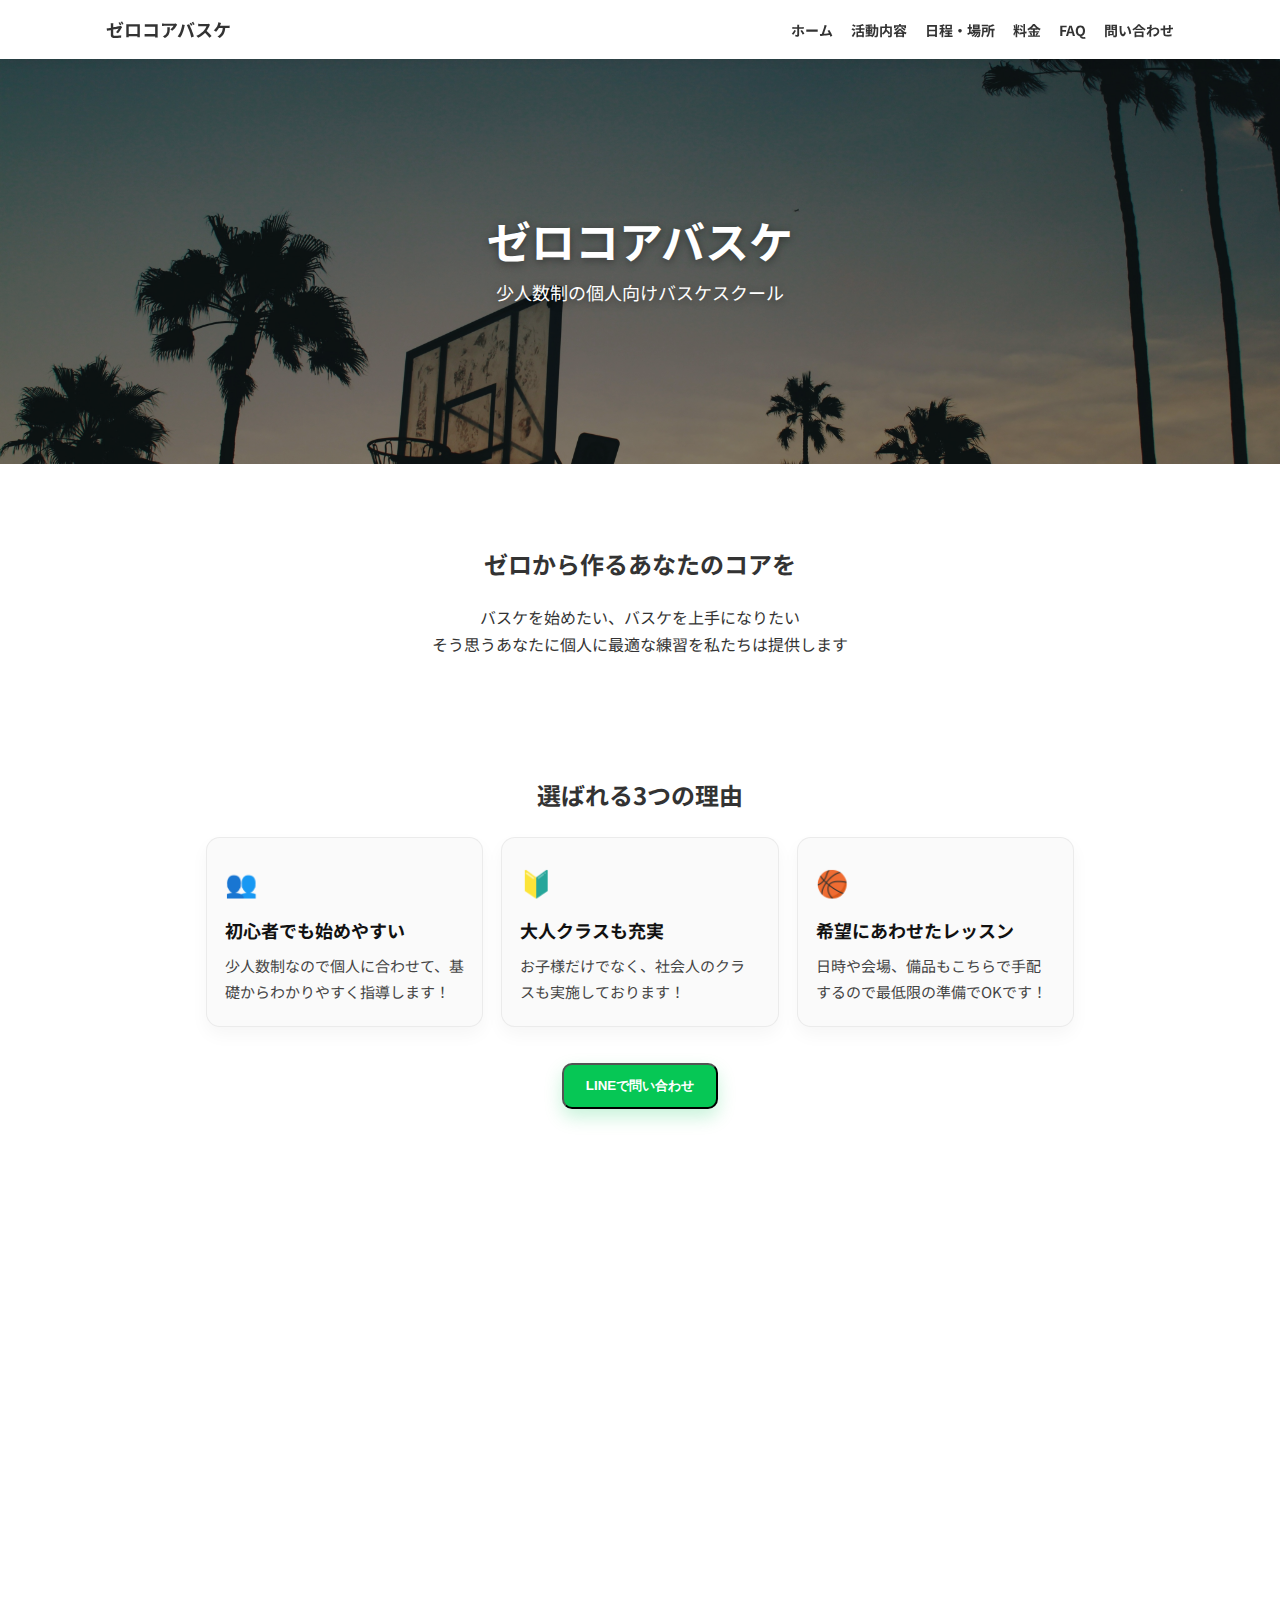
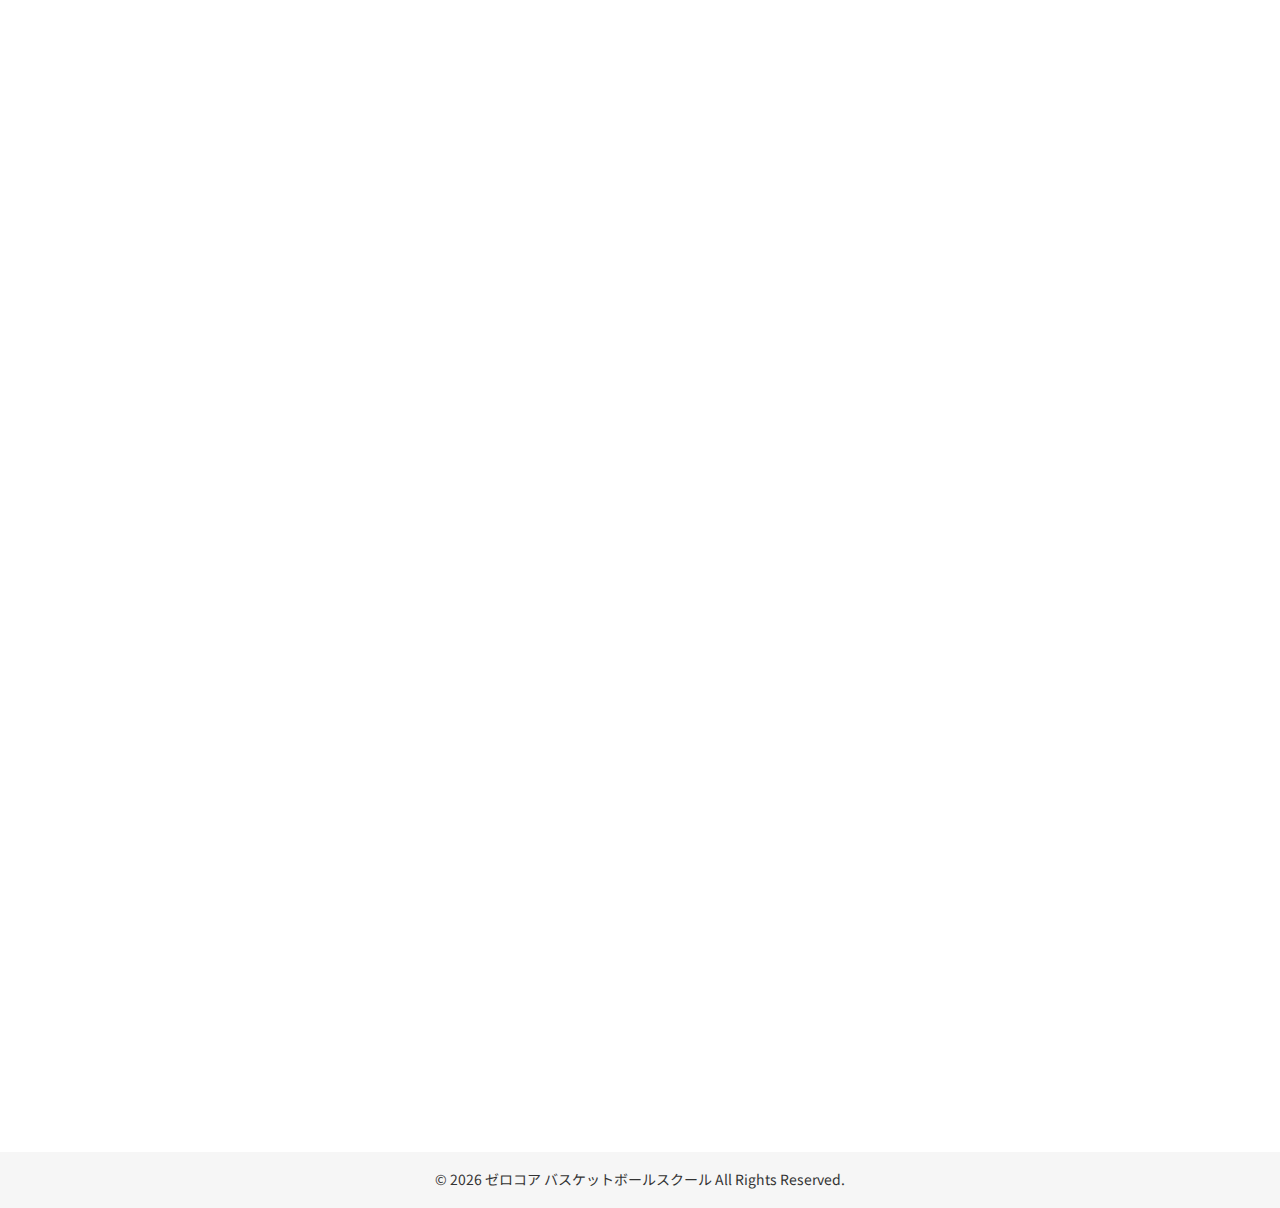
<file: index.html>
<!DOCTYPE html>
<html lang="ja">
<head>
  <meta charset="UTF-8" />
  <meta name="viewport" content="width=device-width, initial-scale=1.0"/>
  <meta name="google-site-verification" content="ngmIXvDWFOY3KLVZhHjxmLaym4uym4VjA-7YLmzLi60" />
  <title>つくばの小中学生向け個別バスケ指導</title>

  <link href="https://fonts.googleapis.com/css2?family=Noto+Sans+JP:wght@400;700&display=swap" rel="stylesheet">
  <link rel="stylesheet" href="./assets/css/style.css">
</head>

<body>
  <!-- =========================
       HEADER：サイトヘッダー
  ========================= -->
  <header class="site-header">
    <div class="header-inner">
      <div class="logo">
        <a href="index.html" class="logo-link">ゼロコアバスケ</a>
      </div>
      <nav class="nav">
        <ul>
          <li><a href="index.html">ホーム</a></li>
          <li><a href="about.html">活動内容</a></li>
          <li><a href="schedule.html">日程・場所</a></li>
          <li><a href="price.html">料金</a></li>
          <li><a href="faq.html">FAQ</a></li>
          <li><a href="contact.html">問い合わせ</a></li>
        </ul>
      </nav>
    </div>
  </header>

  <!-- =========================
       HERO：ファーストビュー
  ========================= -->
  <section class="hero">
    <div class="hero-inner">
      <p class="hero-badge"></p>
      <h1>ゼロコアバスケ</h1>
      <p class="hero-lead">少人数制の個人向けバスケスクール</p>
  </section>

  <main>
    <!-- =========================
         CONCEPT：コンセプト
    ========================= -->
    <section class="catch fade-in">
      <h2>ゼロから作るあなたのコアを</h2>
      <p>
        バスケを始めたい、バスケを上手になりたい<br>
        そう思うあなたに個人に最適な練習を私たちは提供します<br>
      </p>
    </section>

    <!-- =========================
         FEATURES：選ばれる理由
    ========================= -->
    <section class="features fade-in">
      <h2>選ばれる3つの理由</h2>

      <div class="feature-items">
        <!-- FEATURE 1 -->
        <div class="feature">
          <div class="feature-icon" aria-hidden="true">👥</div>
          <h3>初心者でも始めやすい</h3>
          <p>少人数制なので個人に合わせて、基礎からわかりやすく指導します！</p>
        </div>

        <!-- FEATURE 2 -->
        <div class="feature">
          <div class="feature-icon" aria-hidden="true">🔰</div>
          <h3>大人クラスも充実</h3>
          <p>お子様だけでなく、社会人のクラスも実施しております！</p>
        </div>

        <!-- FEATURE 3 -->
        <div class="feature">
          <div class="feature-icon" aria-hidden="true">🏀</div>
          <h3>希望にあわせたレッスン</h3>
          <p>日時や会場、備品もこちらで手配するので最低限の準備でOKです！</p>
        </div>
      </div>

      <!-- CTA：LINE申し込み -->
      <div class="features-cta">
        <button type="button" class="btn-line js-open-line">LINEで問い合わせ</button>
    </section>

    <!-- =========================
         ABOUT：活動内容
    ========================= -->
    <section id="about" class="fade-in">
      <h2><a href="about.html">📌 活動内容</a></h2>
      <p>
        シュート、ドリブル、パス、ディフェンスなどのスキルを軽い運動を交えながら高めていきます。<br>
        経験年数や体力に応じた練習で個人に寄り添ったスキルアップをはかります。
      </p>

      <!-- タイムライン：練習の流れ（例：１時間の場合） -->
      <h3>練習の流れ（例：１時間の場合）</h3>

      <!-- 目盛り（0, 15, 30, 45, 60） -->
      <div class="ticks">
        <span>0</span><span>15</span><span>30</span><span>45</span><span>60</span>
      </div>

      <!-- レーン（60分の時間軸） -->
      <div class="lane">
        <!-- WARMUP：ウォームアップ -->
        <details class="block warmup tip">
          <summary>ウォームアップ（10分）</summary>
          <div class="tip-box">
            <strong>ウォームアップ（例）</strong><br>
            ・軽いジョグ／ステップ<br>
            ・動的ストレッチ（肩・股関節）<br>
            ・フットワーク（サイド／バック）<br>
            ・ボールに慣れる（キャッチ＆パス）
          </div>
        </details>

        <!-- BASIC：基礎練 -->
        <details class="block skill tip">
          <summary>基礎練（25分）</summary>
          <div class="tip-box">
            <strong>基礎練でやること（例）</strong><br>
            ・ボールハンドリング（止める/持ち替え）<br>
            ・ドリブル：強弱、チェンジ、体の横を通す<br>
            ・パス：チェスト/バウンド、キャッチ姿勢<br>
            ・シュートフォーム確認（近距離→距離を伸ばす）
          </div>
        </details>

        <!-- ADVANCED：応用練 -->
        <details class="block game tip">
          <summary>応用練（20分）</summary>
          <div class="tip-box">
            <strong>応用練でやること（例）</strong><br>
            ・レイアップ（左右）<br>
            ・1on1の基礎（攻め方/守り方）<br>
            ・パス→カット→シュートの連携<br>
            ・簡単なセット（2人/3人の動き）
          </div>
        </details>

        <!-- COOLDOWN：クールダウン -->
        <details class="block cool tip">
          <summary>クールダウン（5分）</summary>
          <div class="tip-box">
            <strong>クールダウン（例）</strong><br>
            ・呼吸を整える（軽い歩き）<br>
            ・静的ストレッチ（腿裏・ふくらはぎ）<br>
            ・水分補給<br>
            ・振り返り（今日のポイント1つ）
          </div>
        </details>
      </div>
    </section>

    <!-- =========================
         SCHEDULE：日程・場所
    ========================= -->
    <section id="schedule" class="fade-in">
      <h2><a href="schedule.html">📅 日程・場所</a></h2>
      <ul class="info-list">
        <li>平日 19:00〜22:00の間</li>
        <li>つくば市、守谷市、つくばみらい市の体育館</li>
        <li>柔軟に対応いたしますのでぜひ一度ご連絡ください</li>
      </ul>
    </section>

    <!-- =========================
         PRICE：料金
    ========================= -->
    <section id="price" class="fade-in">
      <h2><a href="price.html">💰 料金</a></h2>
      <ul class="info-list">
        <li>月額15,000円〜</li>
        <li>1回4,000円〜</li>
        <li>初回体験無料</li>
      </ul>
    </section>

    <!-- =========================
         FAQ：よくある質問
    ========================= -->
    <section id="faq" class="fade-in">
      <h2><a href="faq.html">❓ よくある質問</a></h2>
      <ul class="info-list">
        <li>初心者でも大丈夫？ → 大歓迎です！</li>
        <li>服装は？ → 動きやすい格好でOK。靴は体育館シューズ推奨。</li>
        <li>年齢制限は？ → 特にありません！幅広い年齢の方を対象としています。</li>
        <li>バスケ道具は持っていく？ → ボールは貸出あり。持参も歓迎！</li>
      </ul>
    </section>

    <!-- =========================
         CONTACT：お問い合わせ・申し込み
    ========================= -->
    <section id="contact" class="fade-in">
      <h2><a href="contact.html">📩 お問い合わせ・申し込み</a></h2>
      <p>以下のLINEリンクからご連絡ください。<br>体験・質問だけでもOKです！</p>
      <button type="button" class="btn-line js-open-line">LINEで問い合わせ</button>
    </section>
  </main>


  <!-- =========================
      LINE：QRモーダル
  ========================= -->
  <div id="lineModal" class="line-modal" aria-hidden="true">
    <div class="line-modal-content" role="dialog" aria-modal="true" aria-label="LINE問い合わせ">
      <button type="button" class="line-close js-close-line" aria-label="閉じる">×</button>

      <h3 class="line-title">LINEでお問い合わせ</h3>
      <p class="line-desc">QRコードを読み取って追加してください</p>

      <!-- ★ここがあなたの画像 -->
      <img src="./images/line.jpeg" alt="LINE QRコード" class="line-qr">

      <p class="line-note">追加後、下の文章を送っていただけるとスムーズです👇</p>

      <textarea id="lineText" class="line-text" readonly>体験希望です！
  ① お名前：
  ② お住まい：
  ③ 年齢：
  ④ バスケ経験年数：
  ⑤ 希望日時：</textarea>

      <button type="button" class="btn-line js-copy-line">文章をコピー</button>
    </div>
  </div>

  <!-- =========================
       FOOTER：フッター
  ========================= -->
  <footer>
    &copy; 2026 ゼロコア バスケットボールスクール All Rights Reserved.
  </footer>

  <script>
  /* =========================
     ① スクロールでフェードイン
  ========================= */
  const faders = document.querySelectorAll('.fade-in');

  const appearOptions = {
    threshold: 0.1,
    rootMargin: "0px 0px -50px 0px"
  };

  const appearOnScroll = new IntersectionObserver((entries, observer) => {
    entries.forEach(entry => {
      if (!entry.isIntersecting) return;

      entry.target.classList.add('show');
      observer.unobserve(entry.target); // 一度だけ発火
    });
  }, appearOptions);

  faders.forEach(fader => {
    appearOnScroll.observe(fader);
  });

  /* =========================
     ② タイムライン吹き出し制御
  ========================= */
  const tips = document.querySelectorAll('.block.tip');

  tips.forEach(tip => {

    /* PC：マウスが乗ったら開く */
    tip.addEventListener('mouseenter', () => {
      tips.forEach(t => {
        if (t !== tip) t.removeAttribute('open');
      });
      tip.setAttribute('open', true);
    });

    /* PC：マウスが離れたら閉じる */
    tip.addEventListener('mouseleave', () => {
      tip.removeAttribute('open');
    });

    /* スマホ：タップしたら開く（他は閉じる） */
    tip.addEventListener('click', () => {
      tips.forEach(t => {
        if (t !== tip) t.removeAttribute('open');
      });
      tip.setAttribute('open', true);
    });

  });
  /* =========================
    ③ LINE：QRモーダル制御
  ========================= */
  const lineModal = document.getElementById('lineModal');
  const openLineBtns = document.querySelectorAll('.js-open-line');
  const closeLineBtns = document.querySelectorAll('.js-close-line');
  const copyLineBtn = document.querySelector('.js-copy-line');

  function openLineModal() {
    lineModal.classList.add('show');
    lineModal.setAttribute('aria-hidden', 'false');
  }

  function closeLineModal() {
    lineModal.classList.remove('show');
    lineModal.setAttribute('aria-hidden', 'true');
  }

  openLineBtns.forEach(btn => btn.addEventListener('click', openLineModal));
  closeLineBtns.forEach(btn => btn.addEventListener('click', closeLineModal));

  lineModal.addEventListener('click', (e) => {
    if (e.target === lineModal) closeLineModal(); // 背景クリックで閉じる
  });

  document.addEventListener('keydown', (e) => {
    if (e.key === 'Escape') closeLineModal(); // Escで閉じる
  });

  copyLineBtn.addEventListener('click', async () => {
    const text = document.getElementById('lineText').value;
    try {
      await navigator.clipboard.writeText(text);
      alert('コピーしました！LINEに貼り付けて送ってください。');
    } catch {
      alert('コピーに失敗しました。手動でコピーしてください。');
    }
  });

  </script>

</body>
</html>
</file>
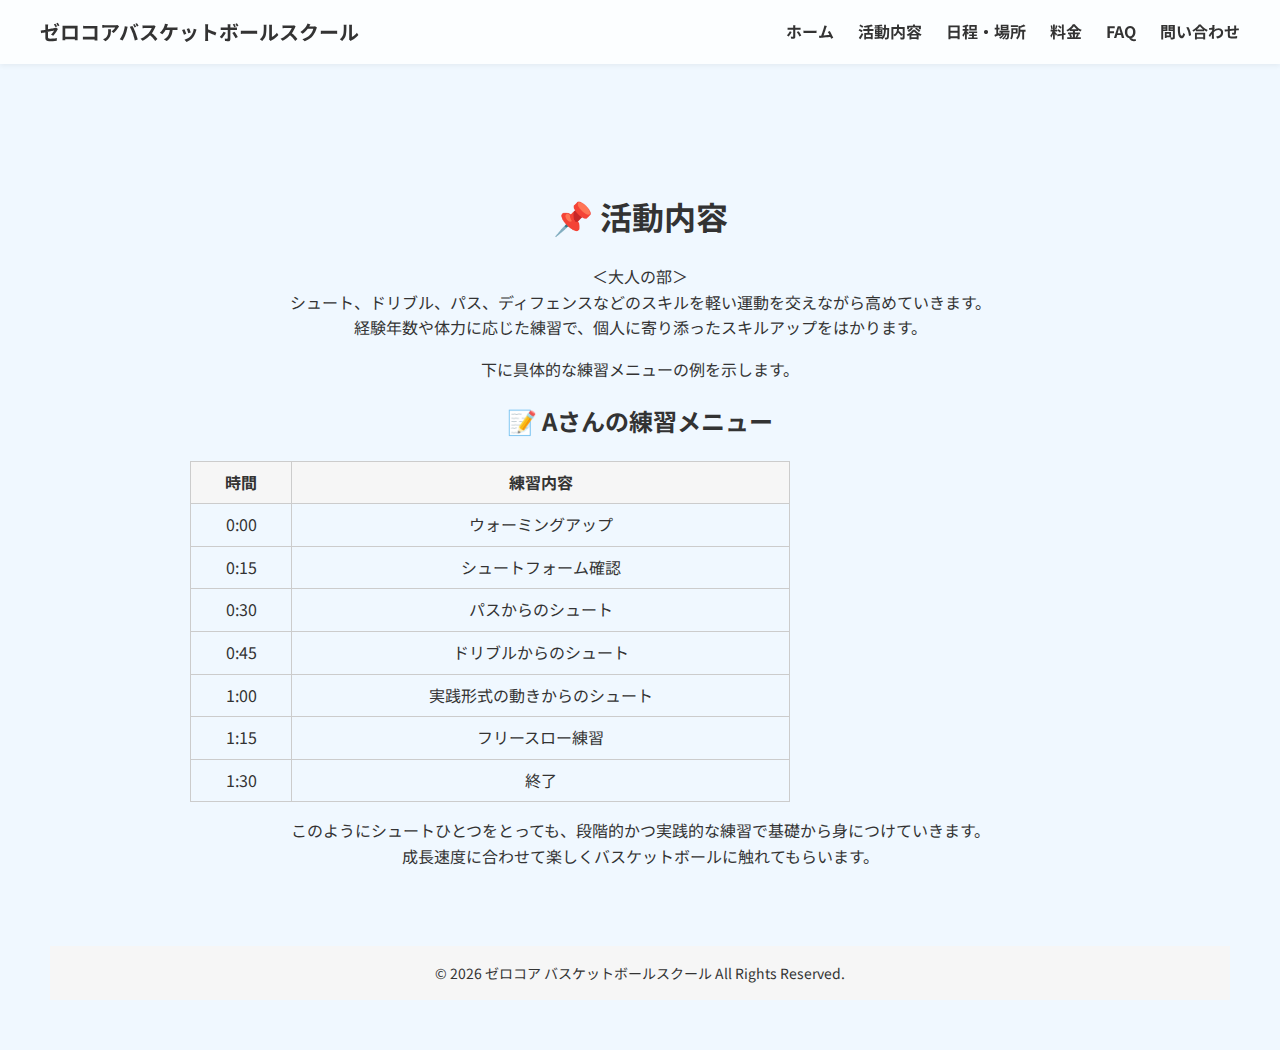
<file: about.html>
<!DOCTYPE html>
<html lang="ja">
<head>
  <meta charset="UTF-8" />
  <meta name="viewport" content="width=device-width, initial-scale=1.0" />
  <title>活動内容 | つくばバスケットボールスクール</title>
  <link href="https://fonts.googleapis.com/css2?family=Noto+Sans+JP&display=swap" rel="stylesheet">
  <link rel="stylesheet" href="style.css" />
  <style>
    body {
      font-family: 'Noto Sans JP', sans-serif;
      line-height: 1.6;
      margin: 0;
      color: #333;
    }

    header {
      position: fixed;
      top: 0;
      left: 0;
      right: 0;
      background: rgba(255, 255, 255, 0.8);
      backdrop-filter: blur(10px);
      z-index: 100;
      box-shadow: 0 2px 5px rgba(0,0,0,0.05);
    }

    .header-inner {
      max-width: 1200px;
      margin: 0 auto;
      padding: 1rem 2rem;
      display: flex;
      justify-content: space-between;
      align-items: center;
    }

    .logo {
      font-size: 20px;
      font-weight: bold;
    }

    nav ul {
      list-style: none;
      display: flex;
      gap: 1.5rem;
      margin: 0;
      padding: 0;
    }

    nav a {
      text-decoration: none;
      color: #333;
      font-weight: bold;
      transition: color 0.2s;
    }

    nav a:hover {
      color: #06c755;
    }

    section {
      padding: 120px 20px 60px;
      max-width: 900px;
      margin: 0 auto;
    }

    table {
      width: 100%;
      max-width: 600px;
      border-collapse: collapse;
      margin: 1em 0;
    }

    th, td {
      border: 1px solid #ccc;
      padding: 8px;
    }

    th {
      background-color: #f6f6f6;
    }

    footer {
      text-align: center;
      background: #f6f6f6;
      padding: 1rem;
      font-size: 14px;
    }

    /* アニメーション効果 */
    .fade-in {
      opacity: 0;
      transform: translateY(30px);
      transition: all 0.6s ease-out;
    }

    .fade-in.show {
      opacity: 1;
      transform: translateY(0);
    }
  </style>
</head>
<body>

  <header>
    <div class="header-inner">
      <div class="logo">
        <a href="index.html" style="text-decoration:none; color: inherit;">ゼロコアバスケットボールスクール</a>
      </div>
      <nav>
        <ul>
          <li><a href="index.html">ホーム</a></li>
          <li><a href="about.html">活動内容</a></li>
          <li><a href="schedule.html">日程・場所</a></li>
          <li><a href="price.html">料金</a></li>
          <li><a href="faq.html">FAQ</a></li>
          <li><a href="contact.html">問い合わせ</a></li>
        </ul>
      </nav>
    </div>
  </header>

  <section class="fade-in">
    <h1>📌 活動内容</h1>
    <p>
      ＜大人の部＞<br>
      シュート、ドリブル、パス、ディフェンスなどのスキルを軽い運動を交えながら高めていきます。<br>
      経験年数や体力に応じた練習で、個人に寄り添ったスキルアップをはかります。
    </p>

    <p>下に具体的な練習メニューの例を示します。</p>

    <h2>📝 Aさんの練習メニュー</h2>
    <table>
      <thead>
        <tr>
          <th>時間</th>
          <th>練習内容</th>
        </tr>
      </thead>
      <tbody>
        <tr><td>0:00</td><td>ウォーミングアップ</td></tr>
        <tr><td>0:15</td><td>シュートフォーム確認</td></tr>
        <tr><td>0:30</td><td>パスからのシュート</td></tr>
        <tr><td>0:45</td><td>ドリブルからのシュート</td></tr>
        <tr><td>1:00</td><td>実践形式の動きからのシュート</td></tr>
        <tr><td>1:15</td><td>フリースロー練習</td></tr>
        <tr><td>1:30</td><td>終了</td></tr>
      </tbody>
    </table>

    <p>
      このようにシュートひとつをとっても、段階的かつ実践的な練習で基礎から身につけていきます。<br>
      成長速度に合わせて楽しくバスケットボールに触れてもらいます。
    </p>
  </section>

  <footer>
    &copy; 2026 ゼロコア バスケットボールスクール All Rights Reserved.
  </footer>

  <script>
    const faders = document.querySelectorAll('.fade-in');
    const appearOptions = {
      threshold: 0.1,
      rootMargin: "0px 0px -50px 0px"
    };
    const appearOnScroll = new IntersectionObserver(function(entries, observer) {
      entries.forEach(entry => {
        if (!entry.isIntersecting) return;
        entry.target.classList.add('show');
        observer.unobserve(entry.target);
      });
    }, appearOptions);
    faders.forEach(fader => {
      appearOnScroll.observe(fader);
    });
  </script>

</body>
</html>
</file>
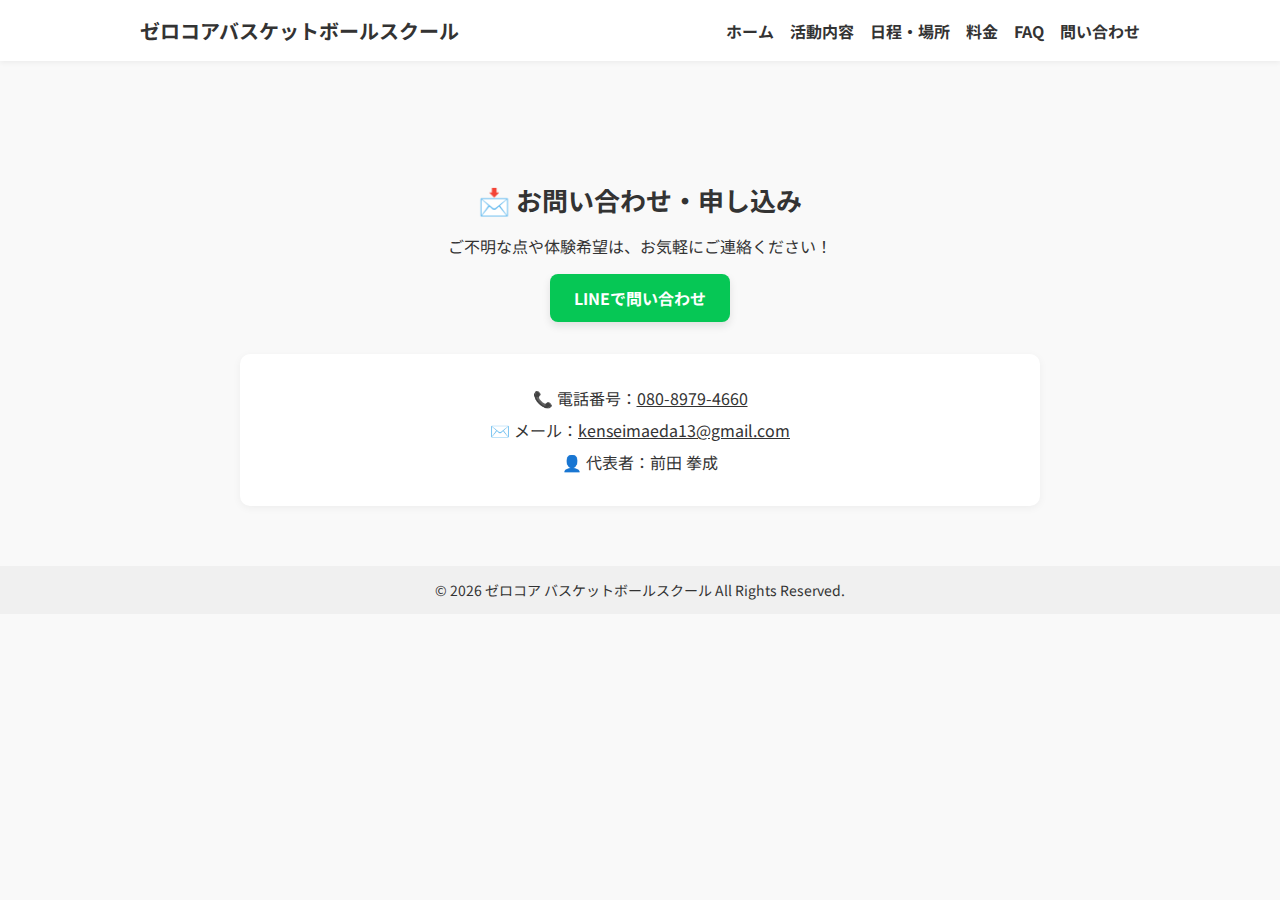
<file: contact.html>
<!DOCTYPE html>
<html lang="ja">
<head>
  <meta charset="UTF-8" />
  <meta name="viewport" content="width=device-width, initial-scale=1.0"/>
  <title>お問い合わせ | つくばバスケットボールスクール</title>
  <link href="https://fonts.googleapis.com/css2?family=Noto+Sans+JP&display=swap" rel="stylesheet">
  <style>
    body {
      font-family: 'Noto Sans JP', sans-serif;
      margin: 0;
      padding: 0;
      color: #333;
      background-color: #f9f9f9;
    }

    header {
      background: #fff;
      box-shadow: 0 2px 5px rgba(0,0,0,0.05);
      padding: 1em 2em;
    }

    .header-inner {
      max-width: 1000px;
      margin: 0 auto;
      display: flex;
      justify-content: space-between;
      align-items: center;
    }

    .logo a {
      font-weight: bold;
      font-size: 20px;
      text-decoration: none;
      color: #333;
    }

    nav ul {
      list-style: none;
      display: flex;
      gap: 1em;
      padding: 0;
      margin: 0;
    }

    nav a {
      text-decoration: none;
      color: #333;
      font-weight: bold;
    }

    nav a:hover {
      color: #06c755;
    }

    .contact-section {
      max-width: 800px;
      margin: 120px auto 60px;
      padding: 0 1em;
    }

    .contact-section h1 {
      font-size: 26px;
      margin-bottom: 1rem;
      text-align: center;
    }

    .contact-section p {
      font-size: 16px;
      margin-bottom: 1rem;
      text-align: center;
    }

    .line-button {
      display: block;
      width: fit-content;
      margin: 1rem auto;
      padding: 12px 24px;
      background-color: #06c755;
      color: white;
      font-weight: bold;
      text-decoration: none;
      border-radius: 8px;
      box-shadow: 0 4px 8px rgba(0,0,0,0.1);
      transition: background-color 0.3s;
    }

    .line-button:hover {
      background-color: #04b24c;
    }

    .contact-info {
      background-color: #fff;
      padding: 1.5rem;
      border-radius: 10px;
      box-shadow: 0 2px 8px rgba(0,0,0,0.05);
      margin-top: 2rem;
      opacity: 0;
      transform: translateY(20px);
      transition: all 0.6s ease;
    }

    .contact-info.show {
      opacity: 1;
      transform: translateY(0);
    }

    .contact-info p {
      margin: 0.5rem 0;
      font-size: 16px;
    }

    .contact-info a {
      color: #333;
      text-decoration: underline;
    }

    footer {
      text-align: center;
      padding: 1em;
      font-size: 14px;
      background: #f0f0f0;
    }

    @media (max-width: 600px) {
      nav ul {
        flex-direction: column;
        gap: 0.5em;
      }

      .line-button {
        width: 100%;
        text-align: center;
      }
    }
  </style>
</head>
<body>
  <header>
    <div class="header-inner">
      <div class="logo"><a href="index.html">ゼロコアバスケットボールスクール</a></div>
      <nav>
        <ul>
          <li><a href="index.html">ホーム</a></li>
          <li><a href="about.html">活動内容</a></li>
          <li><a href="schedule.html">日程・場所</a></li>
          <li><a href="price.html">料金</a></li>
          <li><a href="faq.html">FAQ</a></li>
          <li><a href="contact.html">問い合わせ</a></li>
        </ul>
      </nav>
    </div>
  </header>

  <section class="contact-section">
    <h1>📩 お問い合わせ・申し込み</h1>
    <p>ご不明な点や体験希望は、お気軽にご連絡ください！</p>

    <a href="https://lin.ee/your-line-link" class="line-button">LINEで問い合わせ</a>

    <div class="contact-info" id="contactInfo">
      <p>📞 電話番号：<a href="tel:08089794660">080-8979-4660</a></p>
      <p>✉️ メール：<a href="mailto:kenseimaeda13@gmail.com">kenseimaeda13@gmail.com</a></p>
      <p>👤 代表者：前田 拳成</p>
    </div>
  </section>

  <footer>
    &copy; 2026 ゼロコア バスケットボールスクール All Rights Reserved.
  </footer>

  <script>
    const contactBox = document.getElementById('contactInfo');
    const observer = new IntersectionObserver(entries => {
      entries.forEach(entry => {
        if (entry.isIntersecting) {
          contactBox.classList.add('show');
          observer.unobserve(entry.target);
        }
      });
    }, { threshold: 0.4 });

    observer.observe(contactBox);
  </script>
</body>
</html>
</file>
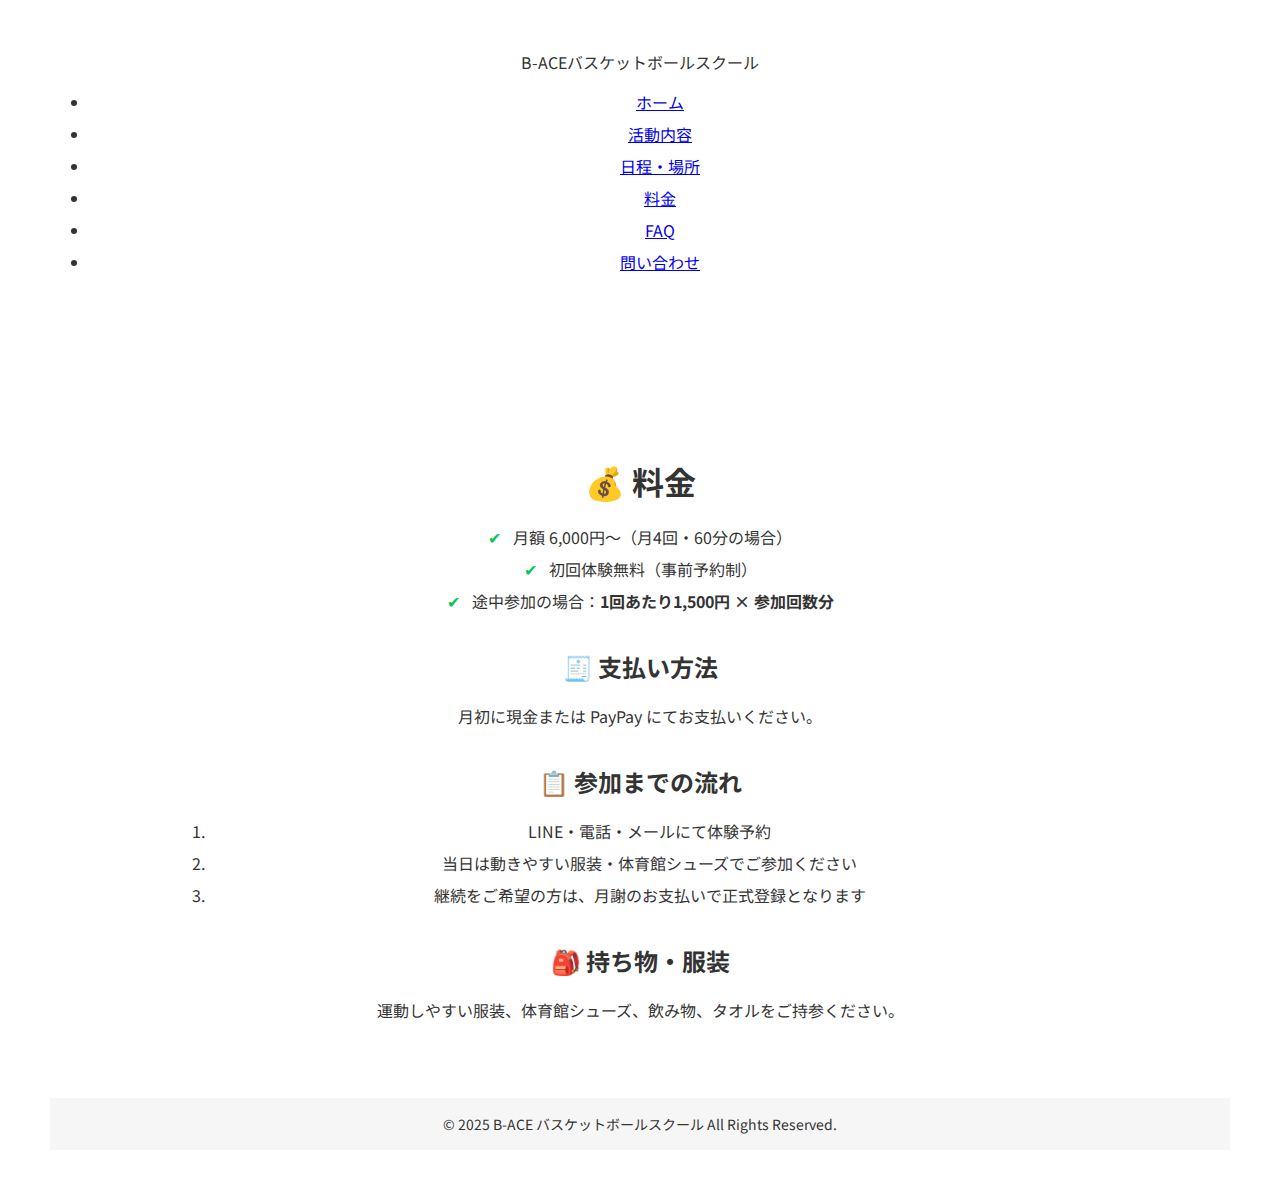
<file: price.html>
<!DOCTYPE html>
<html lang="ja">
<head>
  <meta charset="UTF-8" />
  <meta name="viewport" content="width=device-width, initial-scale=1.0"/>
  <title>料金 | つくばバスケットボールスクール</title>
  <link href="https://fonts.googleapis.com/css2?family=Noto+Sans+JP&display=swap" rel="stylesheet">
  <link rel="stylesheet" href="style.css">
  <style>
    body {
      font-family: 'Noto Sans JP', sans-serif;
      margin: 0;
      color: #333;
      background: #fff;
    }

    section {
      padding: 120px 20px 60px;
      max-width: 900px;
      margin: 0 auto;
    }

    h1, h2 {
      color: #333;
      margin-top: 1.5em;
    }

    ul.info-list {
      list-style: none;
      padding: 0;
      margin: 1em 0;
    }

    ul.info-list li::before {
      content: "✔ ";
      color: #06c755;
      margin-right: 0.5em;
    }

    ol {
      padding-left: 1.2em;
      margin-top: 1em;
    }

    li {
      margin-bottom: 0.5em;
    }

    .fade-in {
      opacity: 0;
      transform: translateY(30px);
      transition: all 0.6s ease-out;
    }

    .fade-in.show {
      opacity: 1;
      transform: translateY(0);
    }
  </style>
</head>
<body>
  <header>
    <div class="header-inner">
      <div class="logo"><a href="index.html" style="text-decoration:none;color:inherit;">B-ACEバスケットボールスクール</a></div>
      <nav>
        <ul>
          <li><a href="index.html">ホーム</a></li>
          <li><a href="about.html">活動内容</a></li>
          <li><a href="schedule.html">日程・場所</a></li>
          <li><a href="price.html">料金</a></li>
          <li><a href="faq.html">FAQ</a></li>
          <li><a href="contact.html">問い合わせ</a></li>
        </ul>
      </nav>
    </div>
  </header>

  <section class="fade-in">
    <h1>💰 料金</h1>
    <ul class="info-list">
      <li>月額 6,000円〜（月4回・60分の場合）</li>
      <li>初回体験無料（事前予約制）</li>
      <li>途中参加の場合：<strong>1回あたり1,500円 × 参加回数分</strong></li>
    </ul>

    <h2>🧾 支払い方法</h2>
    <p>月初に現金または PayPay にてお支払いください。</p>

    <h2>📋 参加までの流れ</h2>
    <ol>
      <li>LINE・電話・メールにて体験予約</li>
      <li>当日は動きやすい服装・体育館シューズでご参加ください</li>
      <li>継続をご希望の方は、月謝のお支払いで正式登録となります</li>
    </ol>

    <h2>🎒 持ち物・服装</h2>
    <p>運動しやすい服装、体育館シューズ、飲み物、タオルをご持参ください。</p>
  </section>

  <footer style="text-align:center; padding: 1rem; background:#f6f6f6; font-size:14px;">
    &copy; 2025 B-ACE バスケットボールスクール All Rights Reserved.
  </footer>

  <script>
    const fadeElements = document.querySelectorAll('.fade-in');
    const observer = new IntersectionObserver((entries, observer) => {
      entries.forEach(entry => {
        if (entry.isIntersecting) {
          entry.target.classList.add('show');
          observer.unobserve(entry.target);
        }
      });
    }, { threshold: 0.1 });

    fadeElements.forEach(el => observer.observe(el));
  </script>
</body>
</html>
</file>
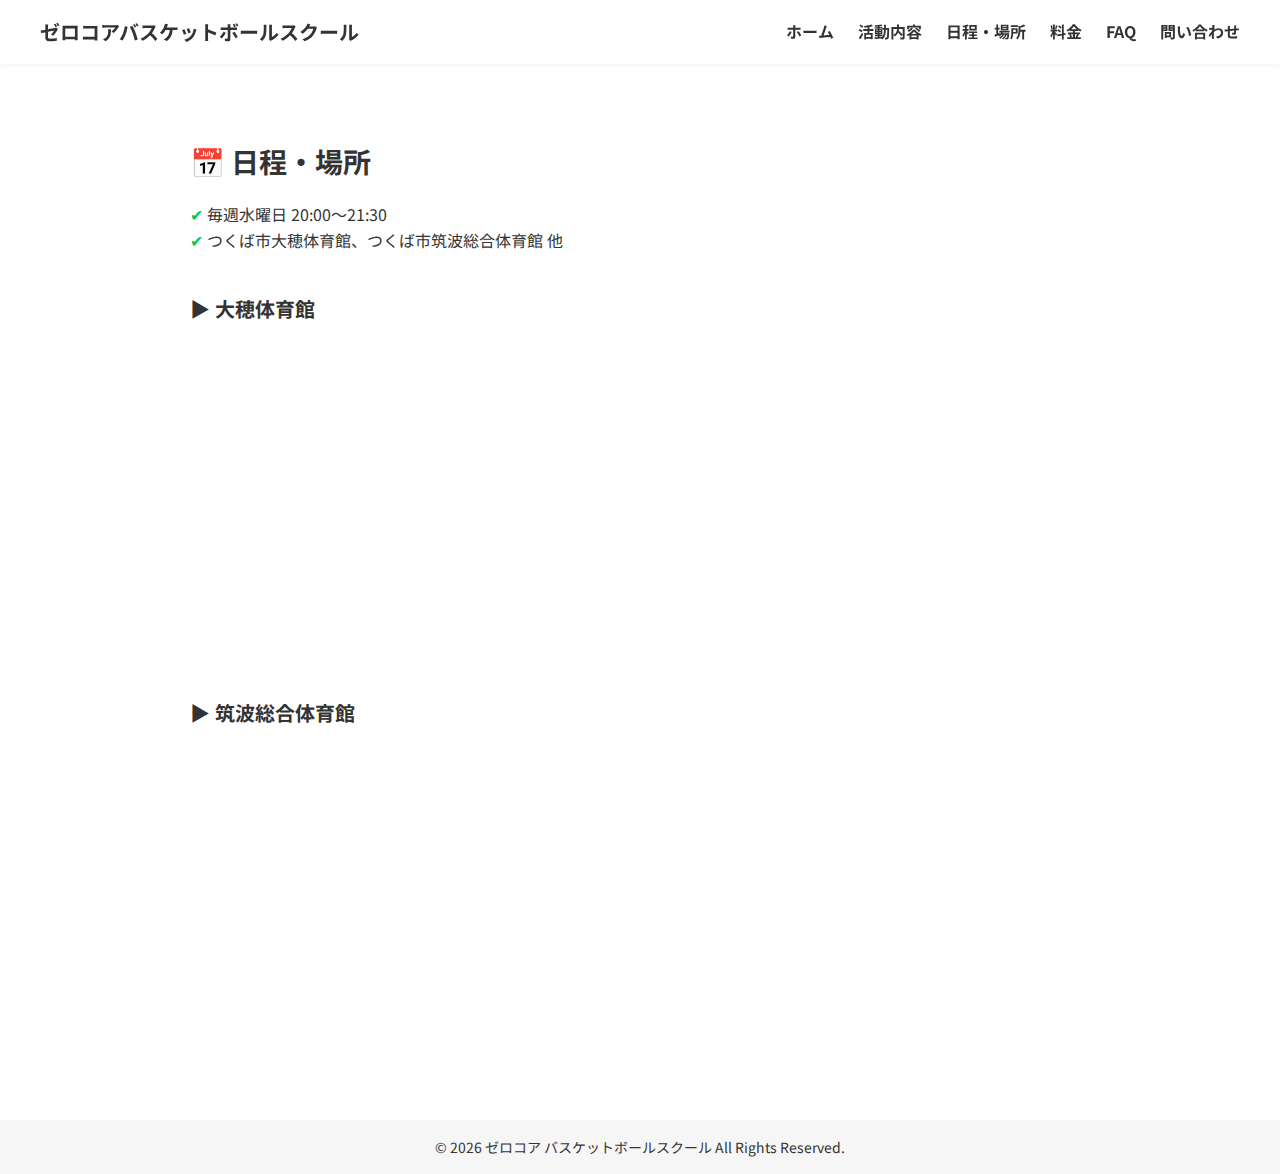
<file: schedule.html>
<!DOCTYPE html>
<html lang="ja">
<head>
  <meta charset="UTF-8" />
  <meta name="viewport" content="width=device-width, initial-scale=1.0"/>
  <title>日程・場所 | つくばバスケットボールスクール</title>
  <link href="https://fonts.googleapis.com/css2?family=Noto+Sans+JP&display=swap" rel="stylesheet">
  <style>
    body {
      margin: 0;
      font-family: 'Noto Sans JP', sans-serif;
      line-height: 1.6;
      color: #333;
    }

    header {
      position: fixed;
      top: 0;
      left: 0;
      right: 0;
      background: rgba(255, 255, 255, 0.9);
      backdrop-filter: blur(10px);
      z-index: 100;
      box-shadow: 0 2px 5px rgba(0,0,0,0.05);
    }

    .header-inner {
      max-width: 1200px;
      margin: 0 auto;
      padding: 1rem 2rem;
      display: flex;
      justify-content: space-between;
      align-items: center;
    }

    .logo {
      font-size: 20px;
      font-weight: bold;
    }

    nav ul {
      list-style: none;
      display: flex;
      gap: 1.5rem;
      margin: 0;
      padding: 0;
    }

    nav a {
      text-decoration: none;
      color: #333;
      font-weight: bold;
      transition: color 0.2s;
    }

    nav a:hover {
      color: #06c755;
    }

    section {
      padding: 120px 20px 60px;
      max-width: 900px;
      margin: 0 auto;
    }

    h1 {
      font-size: 28px;
    }

    h2 {
      font-size: 20px;
      margin-top: 2em;
      color: #333;
    }

    ul.info-list {
      list-style: none;
      padding-left: 0;
    }

    ul.info-list li::before {
      content: "✔ ";
      color: #06c755;
    }

    iframe {
      width: 100%;
      height: 300px;
      border: 0;
      margin-top: 0.5em;
    }

    footer {
      text-align: center;
      background: #f6f6f6;
      padding: 1rem;
      font-size: 14px;
    }

    .fade-in {
      opacity: 0;
      transform: translateY(30px);
      transition: all 0.6s ease-out;
    }

    .fade-in.show {
      opacity: 1;
      transform: translateY(0);
    }
  </style>
</head>
<body>
  <header>
    <div class="header-inner">
      <div class="logo"><a href="index.html" style="text-decoration:none;color:inherit;">ゼロコアバスケットボールスクール</a></div>
      <nav>
        <ul>
          <li><a href="index.html">ホーム</a></li>
          <li><a href="about.html">活動内容</a></li>
          <li><a href="schedule.html">日程・場所</a></li>
          <li><a href="price.html">料金</a></li>
          <li><a href="faq.html">FAQ</a></li>
          <li><a href="contact.html">問い合わせ</a></li>
        </ul>
      </nav>
    </div>
  </header>

  <section class="fade-in">
    <h1>📅 日程・場所</h1>
    <ul class="info-list">
      <li>毎週水曜日 20:00〜21:30</li>
      <li>つくば市大穂体育館、つくば市筑波総合体育館 他</li>
    </ul>

    <h2>▶ 大穂体育館</h2>
    <iframe 
      src="https://www.google.com/maps/embed?pb=!1m18!1m12!1m3!1d3222.2310874757823!2d140.0793520755134!3d36.13658627244373!2m3!1f0!2f0!3f0!3m2!1i1024!2i768!4f13.1!3m3!1m2!1s0x6022092240d82147%3A0xe59278f4c44d589b!2z5aSn56mC5L2T6IKy6aSo!5e0!3m2!1sja!2sjp!4v1753887265307!5m2!1sja!2sjp"
      loading="lazy" referrerpolicy="no-referrer-when-downgrade">
    </iframe>

    <h2>▶ 筑波総合体育館</h2>
    <iframe 
      src="https://www.google.com/maps/embed?pb=!1m18!1m12!1m3!1d3220.6909123463747!2d140.10072407551516!3d36.1740753724322!2m3!1f0!2f0!3f0!3m2!1i1024!2i768!4f13.1!3m3!1m2!1s0x60220f4c80a1f0c9%3A0x2c46540a1f99b2a4!2z44Gk44GP44Gw5biCIOetkeazoue3j-WQiOS9k-iCsumkqA!5e0!3m2!1sja!2sjp!4v1753887395808!5m2!1sja!2sjp"
      loading="lazy" referrerpolicy="no-referrer-when-downgrade">
    </iframe>
  </section>

  <footer>
    &copy; 2026 ゼロコア バスケットボールスクール All Rights Reserved.
  </footer>

  <script>
    const faders = document.querySelectorAll('.fade-in');
    const observer = new IntersectionObserver((entries, observer) => {
      entries.forEach(entry => {
        if (!entry.isIntersecting) return;
        entry.target.classList.add('show');
        observer.unobserve(entry.target);
      });
    }, { threshold: 0.1 });

    faders.forEach(el => observer.observe(el));
  </script>
</body>
</html>
</file>
<file: assets/css/style.css>
/* =========================
   基本設定
========================= */
:root{
  --maxw: 1100px;
  --pad: 16px;
  --green: #06c755;
}

*,
*::before,
*::after{
  box-sizing: border-box;
}

body {
  margin: 0;
  font-family: 'Noto Sans JP', sans-serif;
  line-height: 1.7;
  color: #333;
  background-color: #fff;
}

/* =========================
   ヘッダー（stickyで安定）
========================= */
.site-header {
  position: sticky;
  top: 0;
  z-index: 100;
  background: rgba(255, 255, 255, 0.85);
  backdrop-filter: blur(8px);
  box-shadow: 0 2px 10px rgba(0,0,0,0.06);
}

.header-inner {
  max-width: var(--maxw);
  margin: 0 auto;
  padding: 14px var(--pad);
  display: flex;
  justify-content: space-between;
  align-items: center;
  gap: 16px;
}

.logo {
  font-size: 18px;
  font-weight: 700;
  white-space: nowrap;
}

.logo-link {
  text-decoration: none;
  color: inherit;
}

.nav ul {
  display: flex;
  list-style: none;
  gap: 18px;
  margin: 0;
  padding: 0;
  align-items: center;
}

.nav a {
  text-decoration: none;
  color: #333;
  font-weight: 700;
  font-size: 14px;
  transition: color 0.2s ease;
}

.nav a:hover {
  color: var(--green);
}

/* =========================
   ヒーロー（暗め背景）
========================= */
.hero {
  width: 100%;
  position: relative;
  overflow: hidden;

  /* 👇 高さ調整はここ */
  min-height: 45vh;
  max-height: 420px;

  padding: 64px var(--pad);

  display: flex;
  justify-content: center;
  align-items: center;
  text-align: center;

  background-image: url('../../images/header.jpg');
  background-size: cover;
  background-position: center 35%;
  background-repeat: no-repeat;
}

/* 暗幕（画像だけ暗くする） */
.hero::before{
  content: "";
  position: absolute;
  inset: 0;
  background: rgba(0,0,0,0.45); /* ← 暗さはここで調整 */
  pointer-events: none;
}

/* hero内テキスト */
.hero-inner{
  position: relative;
  max-width: 820px;
  width: 100%;
}

.hero h1 {
  margin: 0 0 10px;
  font-size: clamp(26px, 4vw, 44px);
  line-height: 1.2;
  color: #fff;
  text-shadow: 0 2px 8px rgba(0,0,0,0.4);
}

.hero p {
  margin: 0;
  font-size: clamp(14px, 2vw, 18px);
  color: #fff;
  text-shadow: 0 2px 8px rgba(0,0,0,0.4);
}

/* =========================
   共通セクション
========================= */
main section:not(.hero) {
  padding: 60px var(--pad) 40px;
  max-width: 900px;
  margin: 0 auto;
}

.catch {
  text-align: center;
}

/* =========================
   FEATURES（おすすめ3つ）
========================= */
.features{
  max-width: 1000px;
  margin: 0 auto;
  padding: 60px var(--pad) 40px;
  text-align: center;
}

.features h2{
  margin: 0 0 22px;
  font-size: 24px;
}

.feature-items{
  display: grid;
  gap: 18px;
  grid-template-columns: repeat(3, minmax(0, 1fr));
}

.feature{
  background: #fafafa;
  border: 1px solid rgba(0,0,0,0.06);
  border-radius: 14px;
  padding: 22px 18px;
  box-shadow: 0 8px 18px rgba(0,0,0,0.04);
  text-align: left;
}

.feature-icon{
  font-size: 26px;
  margin-bottom: 10px;
}

.feature h3{
  margin: 0 0 8px;
  font-size: 18px;
  color: #111;
}

.feature p{
  margin: 0;
  color: #444;
  line-height: 1.7;
  font-size: 15px;
}

.features-cta{
  margin-top: 20px;
}

/* スマホ：3列→1列 */
@media (max-width: 768px){
  .feature-items{
    grid-template-columns: 1fr;
  }
  .features{
    padding: 50px var(--pad) 30px;
  }
}

/* =========================
   LINEボタン
========================= */
.btn-line {
  display: inline-block;
  background: var(--green);
  color: #fff;
  padding: 12px 22px;
  text-decoration: none;
  border-radius: 10px;
  font-weight: 700;
  margin-top: 1rem;
  box-shadow: 0 8px 18px rgba(6,199,85,0.22);
  transition: transform 0.15s ease, filter 0.15s ease;
}

.btn-line:hover{
  transform: translateY(-1px);
  filter: brightness(0.96);
}

/* =========================
   タイムライン（目盛り＋レーン）
========================= */
.timeline{
  max-width: 900px;
  margin: 0 auto;
  padding: 24px 0; /* about内に入れる前提で横paddingはsection側に任せる */
}

.ticks{
  display: grid;
  grid-template-columns: repeat(5, 1fr);
  font-size: 12px;
  color: #666;
  margin: 10px 0 8px;
}

.ticks span{ text-align: center; }
.ticks span:first-child{ text-align: left; }
.ticks span:last-child{ text-align: right; }

/* 60分 = 60列 */
.lane{
  position: relative;
  display: grid;
  grid-template-columns: repeat(60, 1fr);
  height: 64px;
  border: 1px solid rgba(0,0,0,0.12);
  border-radius: 12px;

  /* 吹き出しが外に出るので visible にする */
  overflow: visible;

  background: #fafafa;
}

/* 15分ごとの薄いガイド線（0/15/30/45/60） */
.lane::before{
  content:"";
  position:absolute;
  inset:0;
  background:
    repeating-linear-gradient(
      to right,
      rgba(0,0,0,0.08) 0,
      rgba(0,0,0,0.08) 1px,
      transparent 1px,
      transparent calc(25% - 0px)
    );
  pointer-events:none;
  opacity: 0.6;
  border-radius: 12px;
}

/* =========================
   タイムライン：吹き出し（details/summary）版
   ※HTMLが <details class="block warmup tip"> の想定
========================= */

/* details自体（グリッドアイテム） */
.block.tip{
  position: relative;
  padding: 0;
  margin: 0;
  border: 0;
  background: transparent;
  z-index: 2; /* ガイド線より前 */
}

/* summaryをバーとして表示 */
.block.tip > summary{
  list-style: none;
  cursor: pointer;
  user-select: none;

  display:flex;
  align-items:center;
  justify-content:center;

  height: 48px;       /* lane(64px)内で上下に余白を残す */
  margin: 8px 6px;
  padding: 0 8px;
  border-radius: 10px;

  font-size: 13px;
  font-weight: 700;
  color: #111;
  white-space: nowrap;
}

.block.tip > summary::-webkit-details-marker{
  display:none;
}

/* 色（summaryに背景を当てる） */
.warmup.tip > summary{ background: rgba(255, 200, 0, 0.55); }
.skill.tip  > summary{ background: rgba(0, 200, 255, 0.45); }
.game.tip   > summary{ background: rgba(0, 255, 120, 0.45); }
.cool.tip   > summary{ background: rgba(180, 180, 180, 0.45); }

/* 時間配置（あなたの分配に合わせて） */
.warmup.tip{ grid-column: 1 / 11; }   /* 0-10 */
.skill.tip { grid-column: 11 / 36; }  /* 10-35（25分） */
.game.tip  { grid-column: 36 / 56; }  /* 35-55（20分） */
.cool.tip  { grid-column: 56 / 61; }  /* 55-60（5分） */

/* 開いてる時の強調 */
.block.tip[open] > summary{
  filter: brightness(0.95);
  outline: 2px solid rgba(255,255,255,0.85);
  outline-offset: 2px;
}

/* 吹き出し本体 */
.tip-box{
  position: absolute;
  left: 50%;
  transform: translateX(-50%);
  top: 100%;                 /* ← 下に出す */
  margin-top: 10px;          /* ← summaryとの間隔 */

  width: min(340px, 90vw);
  padding: 12px 14px;

  background: #ffffff;       /* ← 明るめ背景 */
  color: #333;               /* ← 文字色 */
  border-radius: 12px;

  font-size: 13px;
  line-height: 1.6;

  box-shadow: 0 10px 24px rgba(0,0,0,0.15);
  border: 1px solid rgba(0,0,0,0.08);

  z-index: 20;
}


/* 三角 */
.tip-box::after{
  content:"";
  position: absolute;
  left: 50%;
  transform: translateX(-50%);
  top: -8px;                 /* ← 上側に付ける */

  width: 0;
  height: 0;
  border-left: 8px solid transparent;
  border-right: 8px solid transparent;
  border-bottom: 8px solid #ffffff; /* ← 背景色と同じ */
}

/* hoverでも吹き出しを表示 */
.block.tip:hover .tip-box{
  display: block;
}

/* hover中はsummaryも強調 */
.block.tip:hover > summary{
  filter: brightness(0.97);
  outline: 2px solid rgba(0,0,0,0.15);
  outline-offset: 2px;
}



/* 閉じている時は非表示 */
.block.tip:not([open]) .tip-box{
  display: none;
}

/* =========================
   リスト
========================= */
ul.info-list {
  list-style: none;
  padding-left: 0;
  margin: 0;
}

ul.info-list li {
  margin: 8px 0;
}

ul.info-list li::before {
  content: "✔ ";
  color: var(--green);
  font-weight: 700;
}

/* =========================
   見出しリンク
========================= */
h2 a {
  text-decoration: none;
  color: inherit;
  transition: color 0.2s ease;
}

h2 a:hover,
h2 a:active {
  color: var(--green);
}

/* =========================
   フッター
========================= */
footer {
  text-align: center;
  background: #f6f6f6;
  padding: 1rem;
  font-size: 14px;
}

/* =========================
   フェードイン
========================= */
.fade-in {
  opacity: 0;
  transform: translateY(26px);
  transition: all 0.6s ease-out;
}

.fade-in.show {
  opacity: 1;
  transform: translateY(0);
}

/* =========================
   スマホ最適化
========================= */
@media (max-width: 768px) {
  .nav {
    display: none;
  }

  .hero {
    min-height: 38vh;
    max-height: 320px;
    padding: 48px var(--pad);
    background-position: center 30%;
  }

  /* スマホ：吹き出し幅を少し抑える */
  .tip-box{
    width: min(320px, 92vw);
  }
}
/* =========================
   LINE：QRモーダル
========================= */
.line-modal{
  position: fixed;
  inset: 0;
  background: rgba(0,0,0,0.6);
  display: none;
  justify-content: center;
  align-items: center;
  z-index: 300;
  padding: 18px;
}

.line-modal.show{
  display: flex;
}

.line-modal-content{
  background: #fff;
  border-radius: 16px;
  width: min(360px, 92vw);
  padding: 20px 18px;
  text-align: center;
  position: relative;
  box-shadow: 0 18px 40px rgba(0,0,0,0.25);
}

.line-close{
  position: absolute;
  top: 10px;
  right: 12px;
  border: none;
  background: transparent;
  font-size: 22px;
  cursor: pointer;
}

.line-title{
  margin: 4px 0 6px;
  font-size: 18px;
}

.line-desc{
  margin: 0 0 12px;
  font-size: 13px;
  color: #666;
}

.line-qr{
  width: 220px;
  height: auto;
  border-radius: 10px;
  border: 1px solid rgba(0,0,0,0.08);
}

.line-note{
  margin: 12px 0 8px;
  font-size: 12px;
  color: #666;
}

.line-text{
  width: 100%;
  height: 110px;
  resize: none;
  padding: 10px;
  font-size: 12px;
  line-height: 1.5;
  border-radius: 10px;
  border: 1px solid rgba(0,0,0,0.12);
  background: #fafafa;
}
</file>
<file: style.css>
body {
  font-family: sans-serif;
  background-color: #f0f8ff;
  text-align: center;
  padding: 50px;
}

button {
  padding: 10px 20px;
  font-size: 16px;
  margin-top: 20px;
  cursor: pointer;
}
</file>
